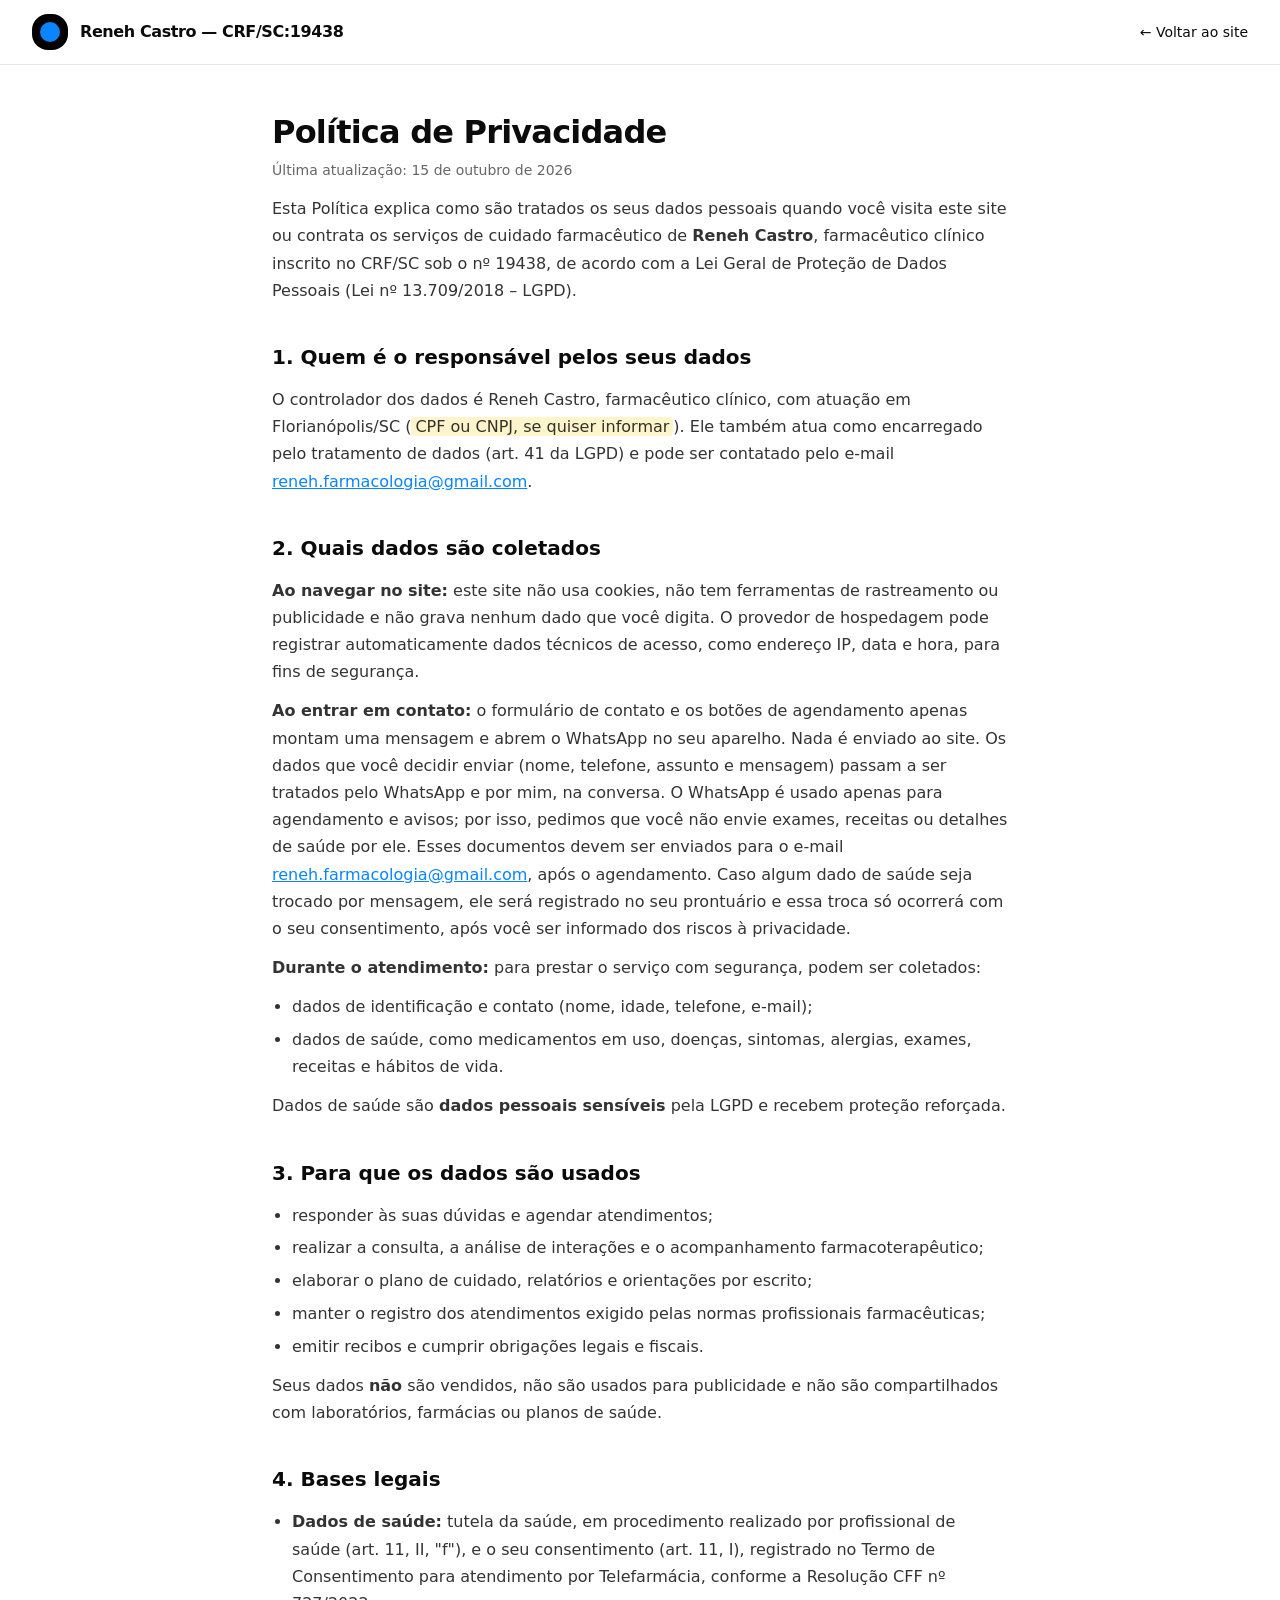
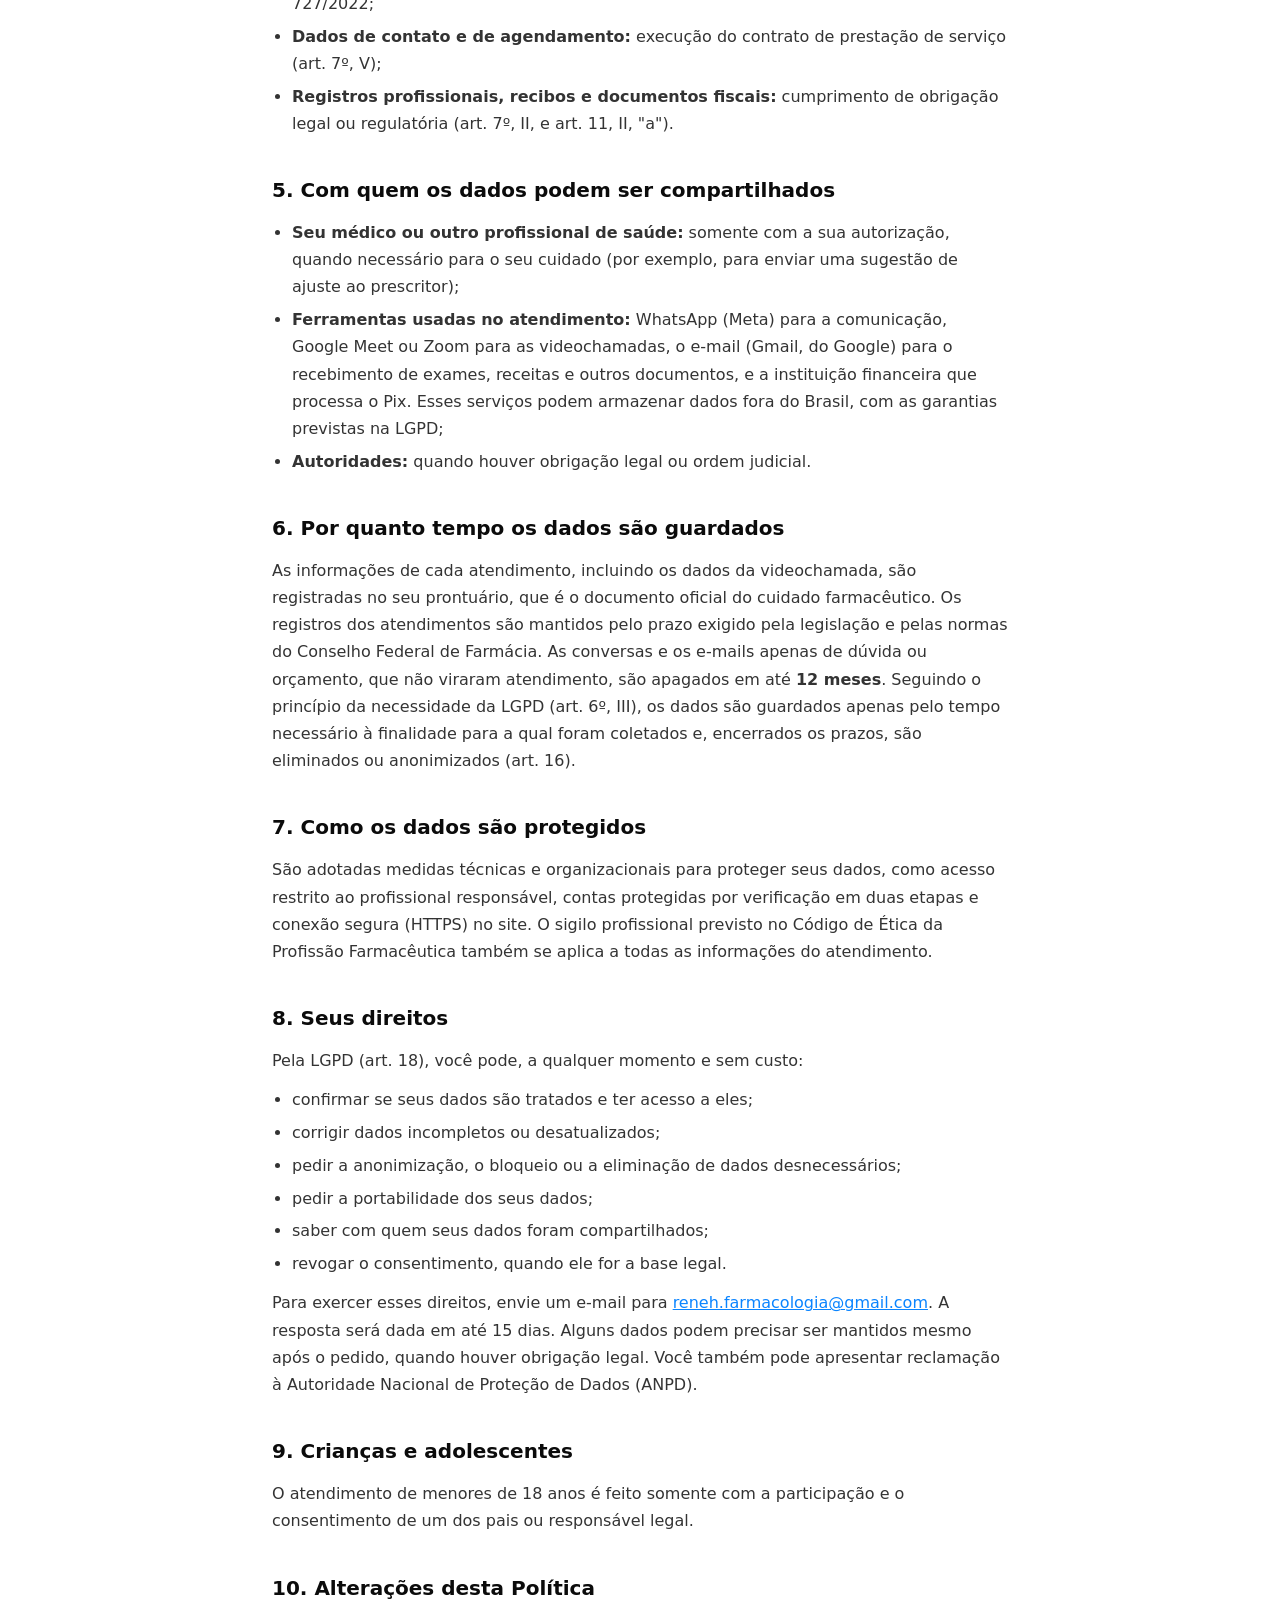
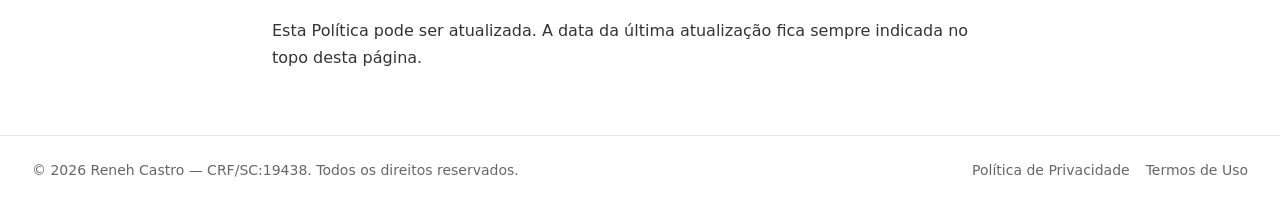
<file: privacidade.html>
<!doctype html>
<html lang="pt-br">
<head>
  <meta charset="utf-8" />
  <meta name="viewport" content="width=device-width, initial-scale=1" />
  <meta http-equiv="Content-Security-Policy" content="default-src 'none'; script-src 'self'; style-src 'self' 'unsafe-inline'; img-src 'self' data:; base-uri 'none'; form-action 'none'; object-src 'none'" />
  <meta name="referrer" content="strict-origin-when-cross-origin" />
  <title>Política de Privacidade — Reneh Castro CRF/SC:19438</title>
  <meta name="description" content="Como o farmacêutico clínico Reneh Castro coleta, usa e protege seus dados pessoais e de saúde, conforme a LGPD." />
  <link rel="canonical" href="https://portaldofarma.com.br/privacidade.html" />
  <link rel="icon" href="favicon.svg" type="image/svg+xml" />
  <link rel="apple-touch-icon" href="apple-touch-icon.png" />
  <link rel="stylesheet" href="css/style.css" />
</head>
<body class="min-h-screen bg-white text-[var(--ink)]">
  <header class="sticky top-0 z-40 backdrop-blur bg-white/70 border-b border-ink-10">
    <div class="max-w-7xl mx-auto px-4 sm:px-6 lg:px-8 h-16 flex items-center justify-between">
      <a href="index.html" class="flex items-center gap-3">
        <div class="w-9 h-9 rounded-2xl bg-black grid place-items-center"><div class="w-5 h-5 rounded-xl" style="background:var(--brand)"></div></div>
        <span class="font-semibold tracking-tight">Reneh Castro — CRF/SC:19438</span>
      </a>
      <a href="index.html" class="text-sm hover:opacity-70">← Voltar ao site</a>
    </div>
  </header>

  <main class="legal">
    <h1>Política de Privacidade</h1>
    <p class="meta">Última atualização: 15 de outubro de 2026</p>

    <p>Esta Política explica como são tratados os seus dados pessoais quando você visita este site ou contrata os serviços de cuidado farmacêutico de <strong>Reneh Castro</strong>, farmacêutico clínico inscrito no CRF/SC sob o nº 19438, de acordo com a Lei Geral de Proteção de Dados Pessoais (Lei nº 13.709/2018 – LGPD).</p>

    <h2>1. Quem é o responsável pelos seus dados</h2>
    <p>O controlador dos dados é Reneh Castro, farmacêutico clínico, com atuação em Florianópolis/SC (<span class="revisar">CPF ou CNPJ, se quiser informar</span>). Ele também atua como encarregado pelo tratamento de dados (art. 41 da LGPD) e pode ser contatado pelo e-mail <a href="mailto:reneh.farmacologia@gmail.com">reneh.farmacologia@gmail.com</a>.</p>

    <h2>2. Quais dados são coletados</h2>
    <p><strong>Ao navegar no site:</strong> este site não usa cookies, não tem ferramentas de rastreamento ou publicidade e não grava nenhum dado que você digita. O provedor de hospedagem pode registrar automaticamente dados técnicos de acesso, como endereço IP, data e hora, para fins de segurança.</p>
    <p><strong>Ao entrar em contato:</strong> o formulário de contato e os botões de agendamento apenas montam uma mensagem e abrem o WhatsApp no seu aparelho. Nada é enviado ao site. Os dados que você decidir enviar (nome, telefone, assunto e mensagem) passam a ser tratados pelo WhatsApp e por mim, na conversa. O WhatsApp é usado apenas para agendamento e avisos; por isso, pedimos que você não envie exames, receitas ou detalhes de saúde por ele. Esses documentos devem ser enviados para o e-mail <a href="mailto:reneh.farmacologia@gmail.com">reneh.farmacologia@gmail.com</a>, após o agendamento. Caso algum dado de saúde seja trocado por mensagem, ele será registrado no seu prontuário e essa troca só ocorrerá com o seu consentimento, após você ser informado dos riscos à privacidade.</p>
    <p><strong>Durante o atendimento:</strong> para prestar o serviço com segurança, podem ser coletados:</p>
    <ul>
      <li>dados de identificação e contato (nome, idade, telefone, e-mail);</li>
      <li>dados de saúde, como medicamentos em uso, doenças, sintomas, alergias, exames, receitas e hábitos de vida.</li>
    </ul>
    <p>Dados de saúde são <strong>dados pessoais sensíveis</strong> pela LGPD e recebem proteção reforçada.</p>

    <h2>3. Para que os dados são usados</h2>
    <ul>
      <li>responder às suas dúvidas e agendar atendimentos;</li>
      <li>realizar a consulta, a análise de interações e o acompanhamento farmacoterapêutico;</li>
      <li>elaborar o plano de cuidado, relatórios e orientações por escrito;</li>
      <li>manter o registro dos atendimentos exigido pelas normas profissionais farmacêuticas;</li>
      <li>emitir recibos e cumprir obrigações legais e fiscais.</li>
    </ul>
    <p>Seus dados <strong>não</strong> são vendidos, não são usados para publicidade e não são compartilhados com laboratórios, farmácias ou planos de saúde.</p>

    <h2>4. Bases legais</h2>
    <ul>
      <li><strong>Dados de saúde:</strong> tutela da saúde, em procedimento realizado por profissional de saúde (art. 11, II, "f"), e o seu consentimento (art. 11, I), registrado no Termo de Consentimento para atendimento por Telefarmácia, conforme a Resolução CFF nº 727/2022;</li>
      <li><strong>Dados de contato e de agendamento:</strong> execução do contrato de prestação de serviço (art. 7º, V);</li>
      <li><strong>Registros profissionais, recibos e documentos fiscais:</strong> cumprimento de obrigação legal ou regulatória (art. 7º, II, e art. 11, II, "a").</li>
    </ul>

    <h2>5. Com quem os dados podem ser compartilhados</h2>
    <ul>
      <li><strong>Seu médico ou outro profissional de saúde:</strong> somente com a sua autorização, quando necessário para o seu cuidado (por exemplo, para enviar uma sugestão de ajuste ao prescritor);</li>
      <li><strong>Ferramentas usadas no atendimento:</strong> WhatsApp (Meta) para a comunicação, Google Meet ou Zoom para as videochamadas, o e-mail (Gmail, do Google) para o recebimento de exames, receitas e outros documentos, e a instituição financeira que processa o Pix. Esses serviços podem armazenar dados fora do Brasil, com as garantias previstas na LGPD;</li>
      <li><strong>Autoridades:</strong> quando houver obrigação legal ou ordem judicial.</li>
    </ul>

    <h2>6. Por quanto tempo os dados são guardados</h2>
    <p>As informações de cada atendimento, incluindo os dados da videochamada, são registradas no seu prontuário, que é o documento oficial do cuidado farmacêutico. Os registros dos atendimentos são mantidos pelo prazo exigido pela legislação e pelas normas do Conselho Federal de Farmácia. As conversas e os e-mails apenas de dúvida ou orçamento, que não viraram atendimento, são apagados em até <strong>12 meses</strong>. Seguindo o princípio da necessidade da LGPD (art. 6º, III), os dados são guardados apenas pelo tempo necessário à finalidade para a qual foram coletados e, encerrados os prazos, são eliminados ou anonimizados (art. 16).</p>

    <h2>7. Como os dados são protegidos</h2>
    <p>São adotadas medidas técnicas e organizacionais para proteger seus dados, como acesso restrito ao profissional responsável, contas protegidas por verificação em duas etapas e conexão segura (HTTPS) no site. O sigilo profissional previsto no Código de Ética da Profissão Farmacêutica também se aplica a todas as informações do atendimento.</p>

    <h2>8. Seus direitos</h2>
    <p>Pela LGPD (art. 18), você pode, a qualquer momento e sem custo:</p>
    <ul>
      <li>confirmar se seus dados são tratados e ter acesso a eles;</li>
      <li>corrigir dados incompletos ou desatualizados;</li>
      <li>pedir a anonimização, o bloqueio ou a eliminação de dados desnecessários;</li>
      <li>pedir a portabilidade dos seus dados;</li>
      <li>saber com quem seus dados foram compartilhados;</li>
      <li>revogar o consentimento, quando ele for a base legal.</li>
    </ul>
    <p>Para exercer esses direitos, envie um e-mail para <a href="mailto:reneh.farmacologia@gmail.com">reneh.farmacologia@gmail.com</a>. A resposta será dada em até 15 dias. Alguns dados podem precisar ser mantidos mesmo após o pedido, quando houver obrigação legal. Você também pode apresentar reclamação à Autoridade Nacional de Proteção de Dados (ANPD).</p>

    <h2>9. Crianças e adolescentes</h2>
    <p>O atendimento de menores de 18 anos é feito somente com a participação e o consentimento de um dos pais ou responsável legal.</p>

    <h2>10. Alterações desta Política</h2>
    <p>Esta Política pode ser atualizada. A data da última atualização fica sempre indicada no topo desta página.</p>
  </main>

  <footer class="mt-8 border-t border-ink-10">
    <div class="max-w-7xl mx-auto px-4 sm:px-6 lg:px-8 py-6 flex flex-col sm:flex-row items-center justify-between gap-3 text-sm text-ink-60">
      <div>© <span id="year"></span> Reneh Castro — CRF/SC:19438. Todos os direitos reservados.</div>
      <div class="flex items-center gap-4"><a href="privacidade.html" class="hover:opacity-80">Política de Privacidade</a><a href="termos.html" class="hover:opacity-80">Termos de Uso</a></div>
    </div>
  </footer>
  <script src="js/main.js"></script>
</body>
</html>
</file>
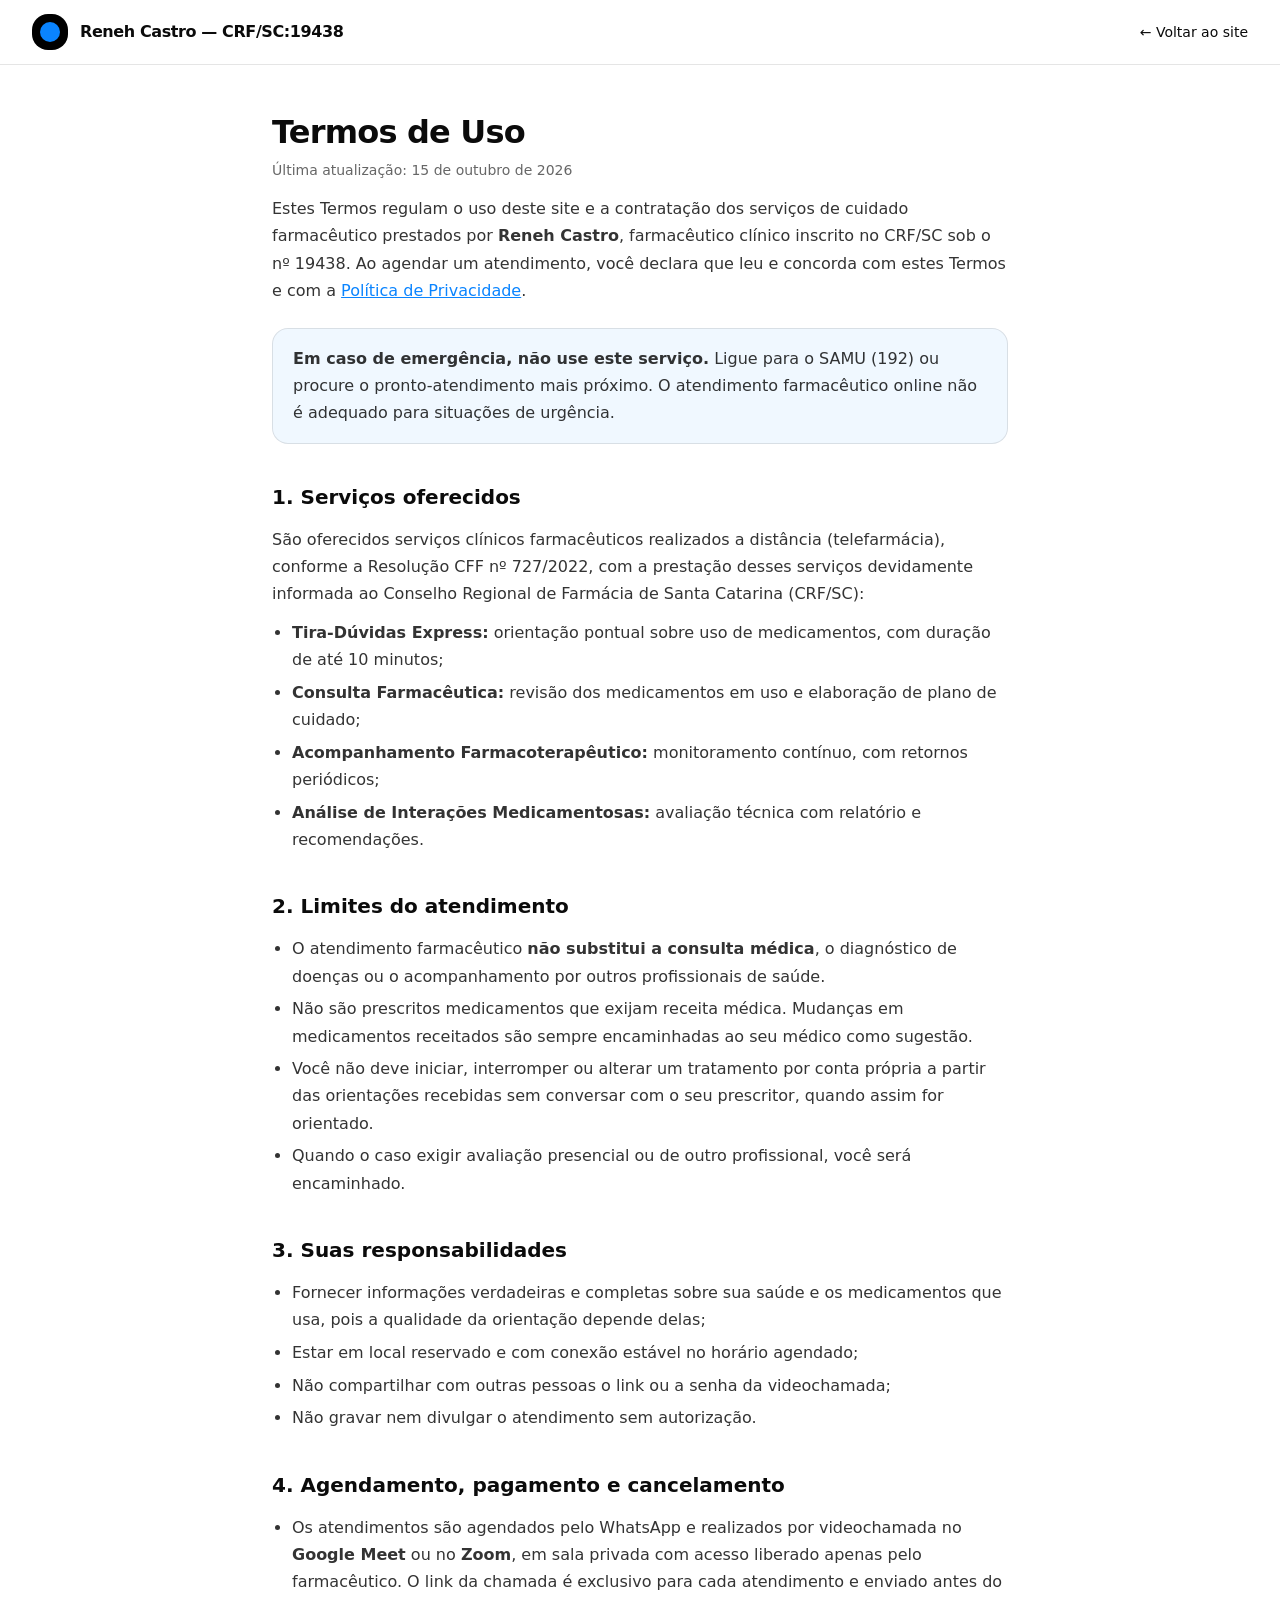
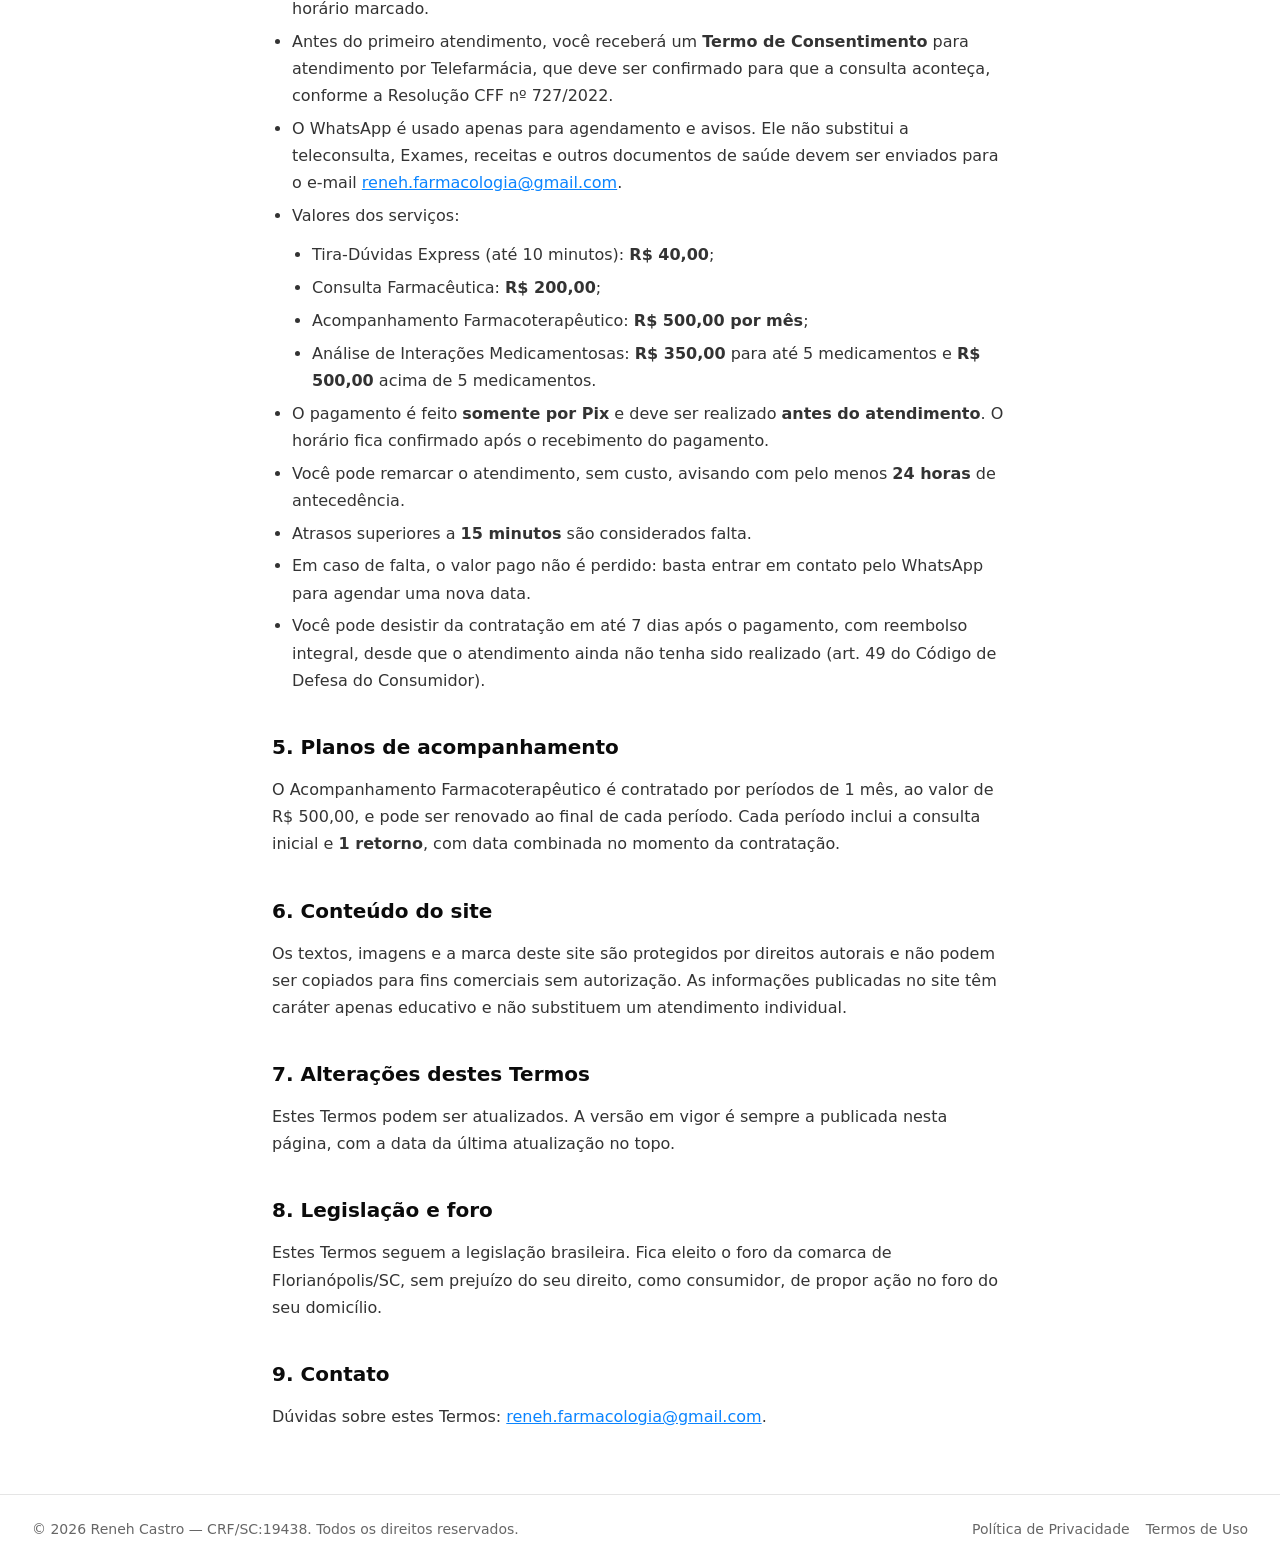
<file: termos.html>
<!doctype html>
<html lang="pt-br">
<head>
  <meta charset="utf-8" />
  <meta name="viewport" content="width=device-width, initial-scale=1" />
  <meta http-equiv="Content-Security-Policy" content="default-src 'none'; script-src 'self'; style-src 'self' 'unsafe-inline'; img-src 'self' data:; base-uri 'none'; form-action 'none'; object-src 'none'" />
  <meta name="referrer" content="strict-origin-when-cross-origin" />
  <title>Termos de Uso — Reneh Castro CRF/SC:19438</title>
  <meta name="description" content="Condições para uso do site e contratação dos serviços de cuidado farmacêutico online de Reneh Castro." />
  <link rel="canonical" href="https://portaldofarma.com.br/termos.html" />
  <link rel="icon" href="favicon.svg" type="image/svg+xml" />
  <link rel="apple-touch-icon" href="apple-touch-icon.png" />
  <link rel="stylesheet" href="css/style.css" />
</head>
<body class="min-h-screen bg-white text-[var(--ink)]">
  <header class="sticky top-0 z-40 backdrop-blur bg-white/70 border-b border-ink-10">
    <div class="max-w-7xl mx-auto px-4 sm:px-6 lg:px-8 h-16 flex items-center justify-between">
      <a href="index.html" class="flex items-center gap-3">
        <div class="w-9 h-9 rounded-2xl bg-black grid place-items-center"><div class="w-5 h-5 rounded-xl" style="background:var(--brand)"></div></div>
        <span class="font-semibold tracking-tight">Reneh Castro — CRF/SC:19438</span>
      </a>
      <a href="index.html" class="text-sm hover:opacity-70">← Voltar ao site</a>
    </div>
  </header>

  <main class="legal">
    <h1>Termos de Uso</h1>
    <p class="meta">Última atualização: 15 de outubro de 2026</p>

    <p>Estes Termos regulam o uso deste site e a contratação dos serviços de cuidado farmacêutico prestados por <strong>Reneh Castro</strong>, farmacêutico clínico inscrito no CRF/SC sob o nº 19438. Ao agendar um atendimento, você declara que leu e concorda com estes Termos e com a <a href="privacidade.html">Política de Privacidade</a>.</p>

    <div class="aviso">
      <strong>Em caso de emergência, não use este serviço.</strong> Ligue para o SAMU (192) ou procure o pronto-atendimento mais próximo. O atendimento farmacêutico online não é adequado para situações de urgência.
    </div>

    <h2>1. Serviços oferecidos</h2>
    <p>São oferecidos serviços clínicos farmacêuticos realizados a distância (telefarmácia), conforme a Resolução CFF nº 727/2022, com a prestação desses serviços devidamente informada ao Conselho Regional de Farmácia de Santa Catarina (CRF/SC):</p>
    <ul>
      <li><strong>Tira-Dúvidas Express:</strong> orientação pontual sobre uso de medicamentos, com duração de até 10 minutos;</li>
      <li><strong>Consulta Farmacêutica:</strong> revisão dos medicamentos em uso e elaboração de plano de cuidado;</li>
      <li><strong>Acompanhamento Farmacoterapêutico:</strong> monitoramento contínuo, com retornos periódicos;</li>
      <li><strong>Análise de Interações Medicamentosas:</strong> avaliação técnica com relatório e recomendações.</li>
    </ul>

    <h2>2. Limites do atendimento</h2>
    <ul>
      <li>O atendimento farmacêutico <strong>não substitui a consulta médica</strong>, o diagnóstico de doenças ou o acompanhamento por outros profissionais de saúde.</li>
      <li>Não são prescritos medicamentos que exijam receita médica. Mudanças em medicamentos receitados são sempre encaminhadas ao seu médico como sugestão.</li>
      <li>Você não deve iniciar, interromper ou alterar um tratamento por conta própria a partir das orientações recebidas sem conversar com o seu prescritor, quando assim for orientado.</li>
      <li>Quando o caso exigir avaliação presencial ou de outro profissional, você será encaminhado.</li>
    </ul>

    <h2>3. Suas responsabilidades</h2>
    <ul>
      <li>Fornecer informações verdadeiras e completas sobre sua saúde e os medicamentos que usa, pois a qualidade da orientação depende delas;</li>
      <li>Estar em local reservado e com conexão estável no horário agendado;</li>
      <li>Não compartilhar com outras pessoas o link ou a senha da videochamada;</li>
      <li>Não gravar nem divulgar o atendimento sem autorização.</li>
    </ul>

    <h2>4. Agendamento, pagamento e cancelamento</h2>
    <ul>
      <li>Os atendimentos são agendados pelo WhatsApp e realizados por videochamada no <strong>Google Meet</strong> ou no <strong>Zoom</strong>, em sala privada com acesso liberado apenas pelo farmacêutico. O link da chamada é exclusivo para cada atendimento e enviado antes do horário marcado.</li>
      <li>Antes do primeiro atendimento, você receberá um <strong>Termo de Consentimento</strong> para atendimento por Telefarmácia, que deve ser confirmado para que a consulta aconteça, conforme a Resolução CFF nº 727/2022.</li>
      <li>O WhatsApp é usado apenas para agendamento e avisos. Ele não substitui a teleconsulta, Exames, receitas e outros documentos de saúde devem ser enviados para o e-mail <a href="mailto:reneh.farmacologia@gmail.com">reneh.farmacologia@gmail.com</a>.</li>
      <li>Valores dos serviços:
        <ul>
          <li>Tira-Dúvidas Express (até 10 minutos): <strong>R$ 40,00</strong>;</li>
          <li>Consulta Farmacêutica: <strong>R$ 200,00</strong>;</li>
          <li>Acompanhamento Farmacoterapêutico: <strong>R$ 500,00 por mês</strong>;</li>
          <li>Análise de Interações Medicamentosas: <strong>R$ 350,00</strong> para até 5 medicamentos e <strong>R$ 500,00</strong> acima de 5 medicamentos.</li>
        </ul>
      </li>
      <li>O pagamento é feito <strong>somente por Pix</strong> e deve ser realizado <strong>antes do atendimento</strong>. O horário fica confirmado após o recebimento do pagamento.</li>
      <li>Você pode remarcar o atendimento, sem custo, avisando com pelo menos <strong>24 horas</strong> de antecedência.</li>
      <li>Atrasos superiores a <strong>15 minutos</strong> são considerados falta.</li>
      <li>Em caso de falta, o valor pago não é perdido: basta entrar em contato pelo WhatsApp para agendar uma nova data.</li>
      <li>Você pode desistir da contratação em até 7 dias após o pagamento, com reembolso integral, desde que o atendimento ainda não tenha sido realizado (art. 49 do Código de Defesa do Consumidor).</li>
    </ul>

    <h2>5. Planos de acompanhamento</h2>
    <p>O Acompanhamento Farmacoterapêutico é contratado por períodos de 1 mês, ao valor de R$ 500,00, e pode ser renovado ao final de cada período. Cada período inclui a consulta inicial e <strong>1 retorno</strong>, com data combinada no momento da contratação.</p>

    <h2>6. Conteúdo do site</h2>
    <p>Os textos, imagens e a marca deste site são protegidos por direitos autorais e não podem ser copiados para fins comerciais sem autorização. As informações publicadas no site têm caráter apenas educativo e não substituem um atendimento individual.</p>

    <h2>7. Alterações destes Termos</h2>
    <p>Estes Termos podem ser atualizados. A versão em vigor é sempre a publicada nesta página, com a data da última atualização no topo.</p>

    <h2>8. Legislação e foro</h2>
    <p>Estes Termos seguem a legislação brasileira. Fica eleito o foro da comarca de Florianópolis/SC, sem prejuízo do seu direito, como consumidor, de propor ação no foro do seu domicílio.</p>

    <h2>9. Contato</h2>
    <p>Dúvidas sobre estes Termos: <a href="mailto:reneh.farmacologia@gmail.com">reneh.farmacologia@gmail.com</a>.</p>
  </main>

  <footer class="mt-8 border-t border-ink-10">
    <div class="max-w-7xl mx-auto px-4 sm:px-6 lg:px-8 py-6 flex flex-col sm:flex-row items-center justify-between gap-3 text-sm text-ink-60">
      <div>© <span id="year"></span> Reneh Castro — CRF/SC:19438. Todos os direitos reservados.</div>
      <div class="flex items-center gap-4"><a href="privacidade.html" class="hover:opacity-80">Política de Privacidade</a><a href="termos.html" class="hover:opacity-80">Termos de Uso</a></div>
    </div>
  </footer>
  <script src="js/main.js"></script>
</body>
</html>
</file>
<file: css/style.css>
/*
  CSS do Tailwind já compilado (v3.4.17) contendo só as classes usadas no index.html.
  Substitui o <script src="cdn.tailwindcss.com">, que é só para desenvolvimento.
  ATENÇÃO: ao usar uma classe Tailwind nova no HTML, ela precisa ser adicionada aqui
  (ou o CSS precisa ser regerado), senão não terá efeito.
*/
*, ::before, ::after{--tw-border-spacing-x:0;--tw-border-spacing-y:0;--tw-translate-x:0;--tw-translate-y:0;--tw-rotate:0;--tw-skew-x:0;--tw-skew-y:0;--tw-scale-x:1;--tw-scale-y:1;--tw-pan-x: ;--tw-pan-y: ;--tw-pinch-zoom: ;--tw-scroll-snap-strictness:proximity;--tw-gradient-from-position: ;--tw-gradient-via-position: ;--tw-gradient-to-position: ;--tw-ordinal: ;--tw-slashed-zero: ;--tw-numeric-figure: ;--tw-numeric-spacing: ;--tw-numeric-fraction: ;--tw-ring-inset: ;--tw-ring-offset-width:0px;--tw-ring-offset-color:#fff;--tw-ring-color:rgb(59 130 246 / 0.5);--tw-ring-offset-shadow:0 0 #0000;--tw-ring-shadow:0 0 #0000;--tw-shadow:0 0 #0000;--tw-shadow-colored:0 0 #0000;--tw-blur: ;--tw-brightness: ;--tw-contrast: ;--tw-grayscale: ;--tw-hue-rotate: ;--tw-invert: ;--tw-saturate: ;--tw-sepia: ;--tw-drop-shadow: ;--tw-backdrop-blur: ;--tw-backdrop-brightness: ;--tw-backdrop-contrast: ;--tw-backdrop-grayscale: ;--tw-backdrop-hue-rotate: ;--tw-backdrop-invert: ;--tw-backdrop-opacity: ;--tw-backdrop-saturate: ;--tw-backdrop-sepia: ;--tw-contain-size: ;--tw-contain-layout: ;--tw-contain-paint: ;--tw-contain-style: }
::backdrop{--tw-border-spacing-x:0;--tw-border-spacing-y:0;--tw-translate-x:0;--tw-translate-y:0;--tw-rotate:0;--tw-skew-x:0;--tw-skew-y:0;--tw-scale-x:1;--tw-scale-y:1;--tw-pan-x: ;--tw-pan-y: ;--tw-pinch-zoom: ;--tw-scroll-snap-strictness:proximity;--tw-gradient-from-position: ;--tw-gradient-via-position: ;--tw-gradient-to-position: ;--tw-ordinal: ;--tw-slashed-zero: ;--tw-numeric-figure: ;--tw-numeric-spacing: ;--tw-numeric-fraction: ;--tw-ring-inset: ;--tw-ring-offset-width:0px;--tw-ring-offset-color:#fff;--tw-ring-color:rgb(59 130 246 / 0.5);--tw-ring-offset-shadow:0 0 #0000;--tw-ring-shadow:0 0 #0000;--tw-shadow:0 0 #0000;--tw-shadow-colored:0 0 #0000;--tw-blur: ;--tw-brightness: ;--tw-contrast: ;--tw-grayscale: ;--tw-hue-rotate: ;--tw-invert: ;--tw-saturate: ;--tw-sepia: ;--tw-drop-shadow: ;--tw-backdrop-blur: ;--tw-backdrop-brightness: ;--tw-backdrop-contrast: ;--tw-backdrop-grayscale: ;--tw-backdrop-hue-rotate: ;--tw-backdrop-invert: ;--tw-backdrop-opacity: ;--tw-backdrop-saturate: ;--tw-backdrop-sepia: ;--tw-contain-size: ;--tw-contain-layout: ;--tw-contain-paint: ;--tw-contain-style: }
/* ! tailwindcss v3.4.17 | MIT License | https://tailwindcss.com */
*,::after,::before{box-sizing:border-box;border-width:0;border-style:solid;border-color:#e5e7eb}::after,::before{--tw-content:''}:host,html{line-height:1.5;-webkit-text-size-adjust:100%;-moz-tab-size:4;tab-size:4;font-family:ui-sans-serif, system-ui, sans-serif, "Apple Color Emoji", "Segoe UI Emoji", "Segoe UI Symbol", "Noto Color Emoji";font-feature-settings:normal;font-variation-settings:normal;-webkit-tap-highlight-color:transparent}body{margin:0;line-height:inherit}hr{height:0;color:inherit;border-top-width:1px}abbr:where([title]){-webkit-text-decoration:underline dotted;text-decoration:underline dotted}h1,h2,h3,h4,h5,h6{font-size:inherit;font-weight:inherit}a{color:inherit;text-decoration:inherit}b,strong{font-weight:bolder}code,kbd,pre,samp{font-family:ui-monospace, SFMono-Regular, Menlo, Monaco, Consolas, "Liberation Mono", "Courier New", monospace;font-feature-settings:normal;font-variation-settings:normal;font-size:1em}small{font-size:80%}sub,sup{font-size:75%;line-height:0;position:relative;vertical-align:baseline}sub{bottom:-.25em}sup{top:-.5em}table{text-indent:0;border-color:inherit;border-collapse:collapse}button,input,optgroup,select,textarea{font-family:inherit;font-feature-settings:inherit;font-variation-settings:inherit;font-size:100%;font-weight:inherit;line-height:inherit;letter-spacing:inherit;color:inherit;margin:0;padding:0}button,select{text-transform:none}button,input:where([type=button]),input:where([type=reset]),input:where([type=submit]){-webkit-appearance:button;background-color:transparent;background-image:none}:-moz-focusring{outline:auto}:-moz-ui-invalid{box-shadow:none}progress{vertical-align:baseline}::-webkit-inner-spin-button,::-webkit-outer-spin-button{height:auto}[type=search]{-webkit-appearance:textfield;outline-offset:-2px}::-webkit-search-decoration{-webkit-appearance:none}::-webkit-file-upload-button{-webkit-appearance:button;font:inherit}summary{display:list-item}blockquote,dd,dl,figure,h1,h2,h3,h4,h5,h6,hr,p,pre{margin:0}fieldset{margin:0;padding:0}legend{padding:0}menu,ol,ul{list-style:none;margin:0;padding:0}dialog{padding:0}textarea{resize:vertical}input::placeholder,textarea::placeholder{opacity:1;color:#9ca3af}[role=button],button{cursor:pointer}:disabled{cursor:default}audio,canvas,embed,iframe,img,object,svg,video{display:block;vertical-align:middle}img,video{max-width:100%;height:auto}[hidden]:where(:not([hidden=until-found])){display:none}
.absolute{position:absolute}.relative{position:relative}.sticky{position:sticky}.-inset-1{inset:-0.25rem}.top-0{top:0px}.z-40{z-index:40}.mx-auto{margin-left:auto;margin-right:auto}.mb-6{margin-bottom:1.5rem}.ml-1{margin-left:0.25rem}.mt-1{margin-top:0.25rem}.mt-2{margin-top:0.5rem}.mt-3{margin-top:0.75rem}.mt-4{margin-top:1rem}.mt-5{margin-top:1.25rem}.mt-6{margin-top:1.5rem}.mt-8{margin-top:2rem}.flex{display:flex}.inline-flex{display:inline-flex}.grid{display:grid}.hidden{display:none}.aspect-\[4\/3\]{aspect-ratio:4/3}.aspect-\[4\/5\]{aspect-ratio:4/5}.h-10{height:2.5rem}.h-16{height:4rem}.h-4{height:1rem}.h-5{height:1.25rem}.h-9{height:2.25rem}.h-full{height:100%}.min-h-\[120px\]{min-height:120px}.min-h-screen{min-height:100vh}.w-10{width:2.5rem}.w-4{width:1rem}.w-5{width:1.25rem}.w-9{width:2.25rem}.w-full{width:100%}.max-w-2xl{max-width:42rem}.max-w-7xl{max-width:80rem}.rotate-90{--tw-rotate:90deg;transform:translate(var(--tw-translate-x), var(--tw-translate-y)) rotate(var(--tw-rotate)) skewX(var(--tw-skew-x)) skewY(var(--tw-skew-y)) scaleX(var(--tw-scale-x)) scaleY(var(--tw-scale-y))}.grid-cols-3{grid-template-columns:repeat(3, minmax(0, 1fr))}.flex-col{flex-direction:column}.flex-wrap{flex-wrap:wrap}.place-items-center{place-items:center}.items-end{align-items:flex-end}.items-center{align-items:center}.justify-center{justify-content:center}.justify-between{justify-content:space-between}.gap-10{gap:2.5rem}.gap-2{gap:0.5rem}.gap-3{gap:0.75rem}.gap-4{gap:1rem}.gap-5{gap:1.25rem}.gap-6{gap:1.5rem}.gap-8{gap:2rem}.space-y-2 > :not([hidden]) ~ :not([hidden]){--tw-space-y-reverse:0;margin-top:calc(0.5rem * calc(1 - var(--tw-space-y-reverse)));margin-bottom:calc(0.5rem * var(--tw-space-y-reverse))}.space-y-3 > :not([hidden]) ~ :not([hidden]){--tw-space-y-reverse:0;margin-top:calc(0.75rem * calc(1 - var(--tw-space-y-reverse)));margin-bottom:calc(0.75rem * var(--tw-space-y-reverse))}.divide-y > :not([hidden]) ~ :not([hidden]){--tw-divide-y-reverse:0;border-top-width:calc(1px * calc(1 - var(--tw-divide-y-reverse)));border-bottom-width:calc(1px * var(--tw-divide-y-reverse))}.overflow-hidden{overflow:hidden}.rounded-2xl{border-radius:1rem}.rounded-3xl{border-radius:1.5rem}.rounded-\[28px\]{border-radius:28px}.rounded-xl{border-radius:0.75rem}.border{border-width:1px}.border-2{border-width:2px}.border-b{border-bottom-width:1px}.border-t{border-top-width:1px}.bg-black{--tw-bg-opacity:1;background-color:rgb(0 0 0 / var(--tw-bg-opacity, 1))}.bg-white{--tw-bg-opacity:1;background-color:rgb(255 255 255 / var(--tw-bg-opacity, 1))}.bg-white\/70{background-color:rgb(255 255 255 / 0.7)}.bg-gradient-to-tr{background-image:linear-gradient(to top right, var(--tw-gradient-stops))}.from-black\/5{--tw-gradient-from:rgb(0 0 0 / 0.05) var(--tw-gradient-from-position);--tw-gradient-to:rgb(0 0 0 / 0) var(--tw-gradient-to-position);--tw-gradient-stops:var(--tw-gradient-from), var(--tw-gradient-to)}.to-transparent{--tw-gradient-to:transparent var(--tw-gradient-to-position)}.object-cover{object-fit:cover}.p-4{padding:1rem}.p-5{padding:1.25rem}.p-6{padding:1.5rem}.p-8{padding:2rem}.px-3{padding-left:0.75rem;padding-right:0.75rem}.px-4{padding-left:1rem;padding-right:1rem}.px-5{padding-left:1.25rem;padding-right:1.25rem}.py-2{padding-top:0.5rem;padding-bottom:0.5rem}.py-3{padding-top:0.75rem;padding-bottom:0.75rem}.py-4{padding-top:1rem;padding-bottom:1rem}.py-6{padding-top:1.5rem;padding-bottom:1.5rem}.py-8{padding-top:2rem;padding-bottom:2rem}.pb-12{padding-bottom:3rem}.pb-4{padding-bottom:1rem}.pt-16{padding-top:4rem}.text-left{text-align:left}.text-2xl{font-size:1.5rem;line-height:2rem}.text-3xl{font-size:1.875rem;line-height:2.25rem}.text-4xl{font-size:2.25rem;line-height:2.5rem}.text-lg{font-size:1.125rem;line-height:1.75rem}.text-sm{font-size:0.875rem;line-height:1.25rem}.text-xs{font-size:0.75rem;line-height:1rem}.font-bold{font-weight:700}.font-extrabold{font-weight:800}.font-medium{font-weight:500}.font-semibold{font-weight:600}.italic{font-style:italic}.leading-tight{line-height:1.25}.tracking-tight{letter-spacing:-0.025em}.text-\[var\(--ink\)\]{color:var(--ink)}.text-white{--tw-text-opacity:1;color:rgb(255 255 255 / var(--tw-text-opacity, 1))}.backdrop-blur{--tw-backdrop-blur:blur(8px);-webkit-backdrop-filter:var(--tw-backdrop-blur) var(--tw-backdrop-brightness) var(--tw-backdrop-contrast) var(--tw-backdrop-grayscale) var(--tw-backdrop-hue-rotate) var(--tw-backdrop-invert) var(--tw-backdrop-opacity) var(--tw-backdrop-saturate) var(--tw-backdrop-sepia);backdrop-filter:var(--tw-backdrop-blur) var(--tw-backdrop-brightness) var(--tw-backdrop-contrast) var(--tw-backdrop-grayscale) var(--tw-backdrop-hue-rotate) var(--tw-backdrop-invert) var(--tw-backdrop-opacity) var(--tw-backdrop-saturate) var(--tw-backdrop-sepia)}.transition-all{transition-property:all;transition-timing-function:cubic-bezier(0.4, 0, 0.2, 1);transition-duration:150ms}.transition-transform{transition-property:transform;transition-timing-function:cubic-bezier(0.4, 0, 0.2, 1);transition-duration:150ms}.hover\:-translate-y-0\.5:hover{--tw-translate-y:-0.125rem;transform:translate(var(--tw-translate-x), var(--tw-translate-y)) rotate(var(--tw-rotate)) skewX(var(--tw-skew-x)) skewY(var(--tw-skew-y)) scaleX(var(--tw-scale-x)) scaleY(var(--tw-scale-y))}.hover\:opacity-70:hover{opacity:0.7}.hover\:opacity-80:hover{opacity:0.8}.hover\:shadow-md:hover{--tw-shadow:0 4px 6px -1px rgb(0 0 0 / 0.1), 0 2px 4px -2px rgb(0 0 0 / 0.1);--tw-shadow-colored:0 4px 6px -1px var(--tw-shadow-color), 0 2px 4px -2px var(--tw-shadow-color);box-shadow:var(--tw-ring-offset-shadow, 0 0 #0000), var(--tw-ring-shadow, 0 0 #0000), var(--tw-shadow)}
@media (min-width: 640px){.sm\:col-span-2{grid-column:span 2 / span 2}.sm\:inline-flex{display:inline-flex}.sm\:grid-cols-2{grid-template-columns:repeat(2, minmax(0, 1fr))}.sm\:grid-cols-3{grid-template-columns:repeat(3, minmax(0, 1fr))}.sm\:flex-row{flex-direction:row}.sm\:px-6{padding-left:1.5rem;padding-right:1.5rem}.sm\:text-3xl{font-size:1.875rem;line-height:2.25rem}.sm\:text-5xl{font-size:3rem;line-height:1}}
@media (min-width: 768px){.md\:flex{display:flex}.md\:grid-cols-2{grid-template-columns:repeat(2, minmax(0, 1fr))}}
@media (min-width: 1024px){.lg\:col-span-4{grid-column:span 4 / span 4}.lg\:col-span-5{grid-column:span 5 / span 5}.lg\:col-span-6{grid-column:span 6 / span 6}.lg\:col-span-7{grid-column:span 7 / span 7}.lg\:col-span-8{grid-column:span 8 / span 8}.lg\:grid-cols-12{grid-template-columns:repeat(12, minmax(0, 1fr))}.lg\:justify-end{justify-content:flex-end}.lg\:px-8{padding-left:2rem;padding-right:2rem}}
@media (min-width: 1280px){.xl\:grid-cols-4{grid-template-columns:repeat(4, minmax(0, 1fr))}}

/* Estilos próprios do site */
:root{ --brand:#0A84FF; --ink:#0B0B0B; }
.brand-gradient { background: linear-gradient(135deg, var(--brand) 0%, #4EA5FF 100%); }
.soft-card { box-shadow: 0 6px 22px rgba(0,0,0,.06) }
.ring-brand:focus { outline: none; box-shadow: 0 0 0 3px rgba(10,132,255,.35); }
.bg-ink-5 { background: rgba(0,0,0,.05) }
.hover\:bg-ink-5:hover { background: rgba(0,0,0,.05) }
.text-ink-70 { color: rgba(0,0,0,.70) }
.text-ink-60 { color: rgba(0,0,0,.60) }
.border-ink-10 { border-color: rgba(0,0,0,.10) }

/* Páginas de texto (Política de Privacidade, Termos de Uso) */
.legal { max-width: 48rem; margin: 0 auto; padding: 3rem 1rem 2rem; line-height: 1.7; color: rgba(0,0,0,.80) }
.legal h1 { font-size: 2rem; line-height: 1.2; font-weight: 800; letter-spacing: -0.025em; color: var(--ink) }
.legal h2 { margin-top: 2.25rem; font-size: 1.25rem; font-weight: 700; color: var(--ink) }
.legal p, .legal ul { margin-top: .75rem }
.legal ul { list-style: disc; padding-left: 1.25rem }
.legal li + li { margin-top: .35rem }
.legal a { color: var(--brand); text-decoration: underline }
.legal .meta { margin-top: .5rem; font-size: .875rem; color: rgba(0,0,0,.60) }
.legal .revisar { background: #FFF4CC; border-radius: .25rem; padding: 0 .25rem }
.legal .aviso { margin-top: 1.5rem; padding: 1rem 1.25rem; border-radius: 1rem; border: 1px solid rgba(0,0,0,.10); background: rgba(10,132,255,.06) }
</file>
